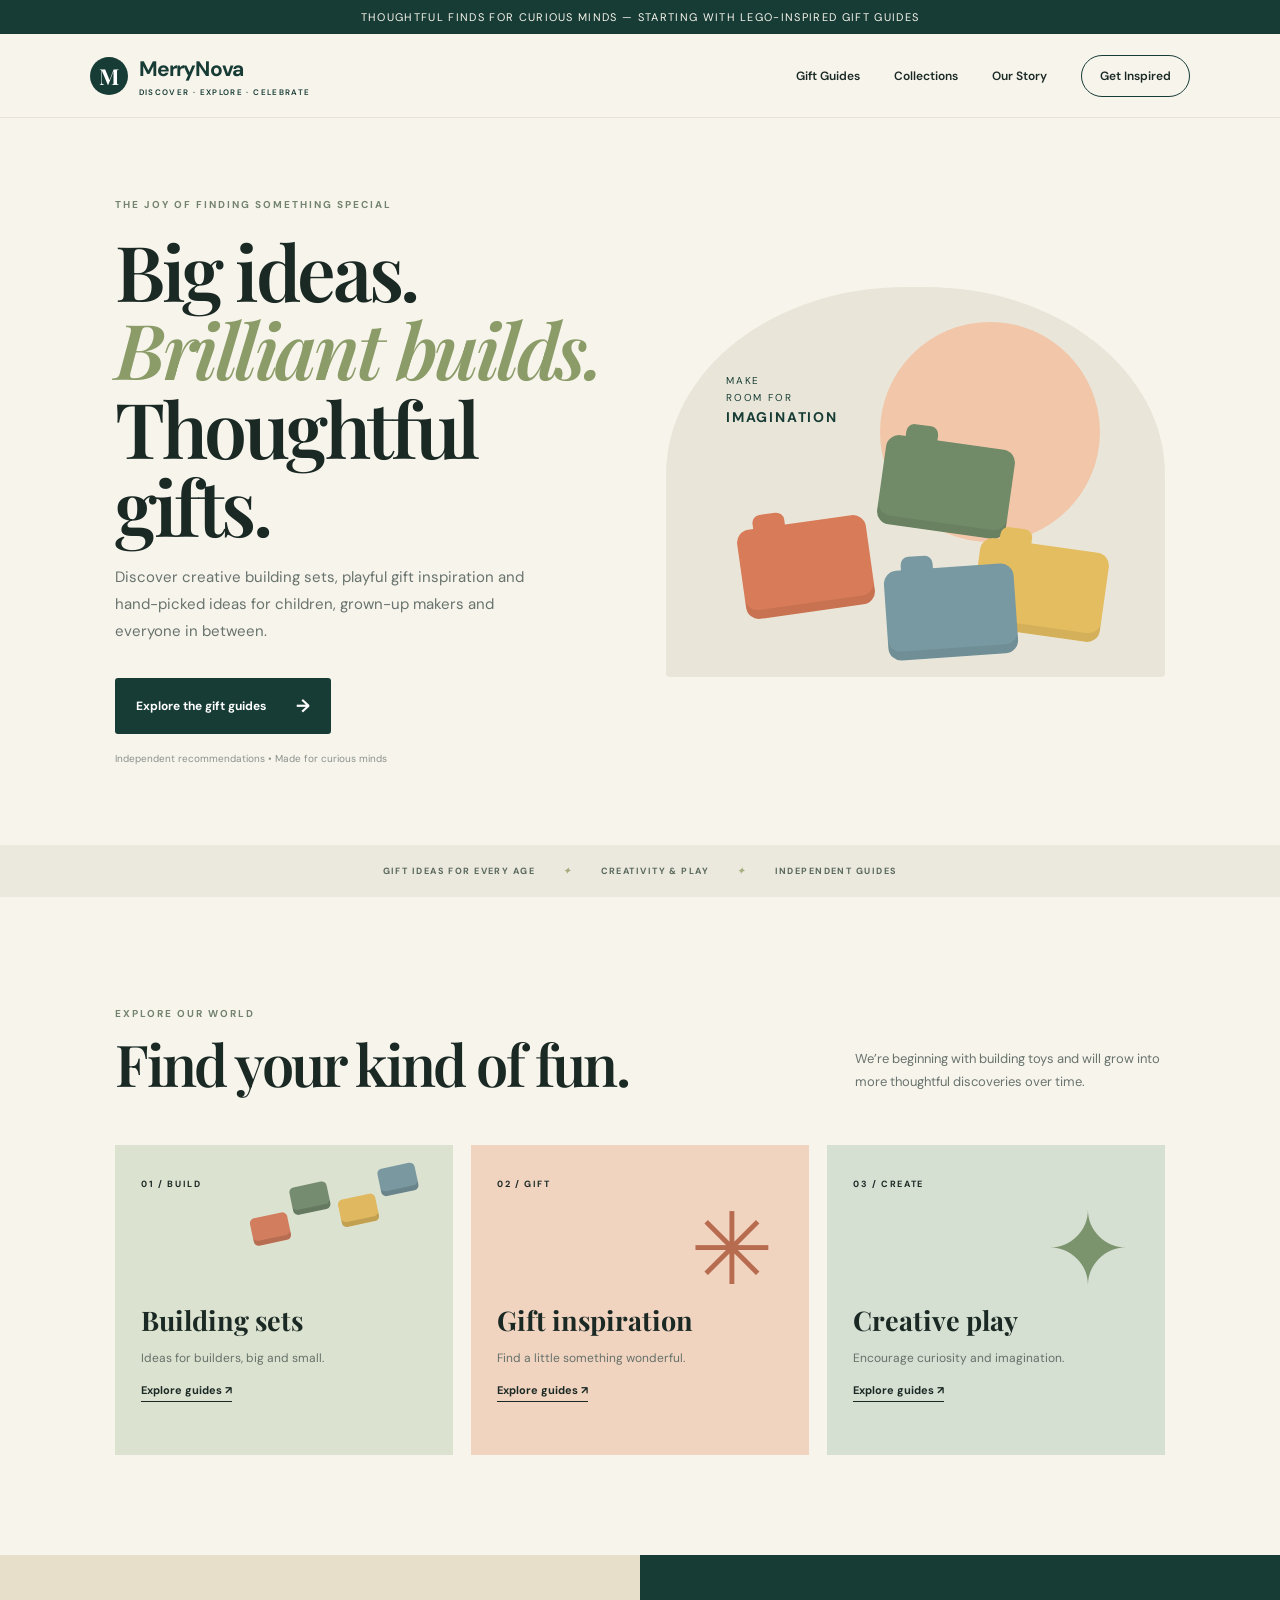
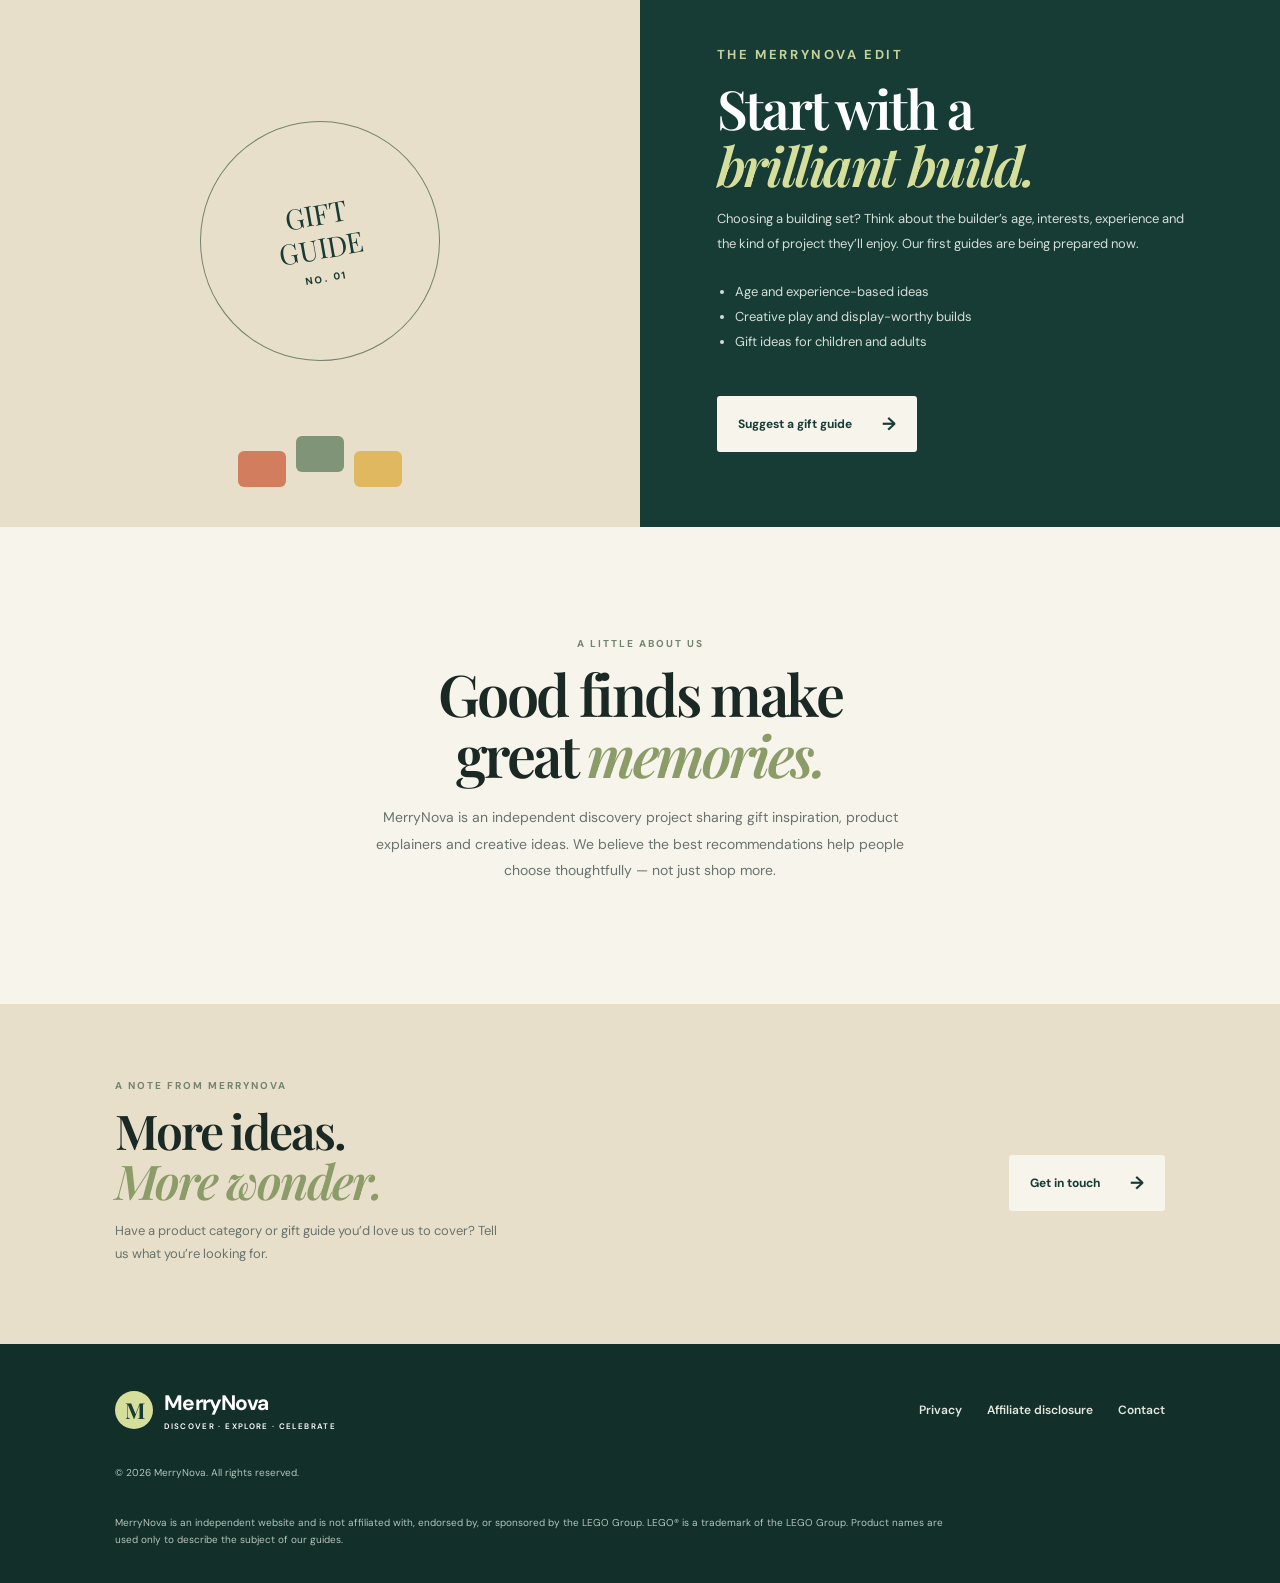
<file: index.html>
<!DOCTYPE html>
<html lang="en-GB">
<head>
  <meta charset="UTF-8">
  <meta name="viewport" content="width=device-width, initial-scale=1">
  <meta name="description" content="MerryNova helps you discover thoughtful LEGO gift ideas, creative building sets and inspiration for every age.">
  <meta name="theme-color" content="#173c35">
  <title>MerryNova | Discover. Explore. Celebrate.</title>
  <link rel="stylesheet" href="styles.css">
</head>
<body>
  <div class="announcement">Thoughtful finds for curious minds — starting with LEGO-inspired gift guides</div>
  <header class="site-header">
    <a class="brand" href="#home" aria-label="MerryNova home"><span class="brand-mark">M</span><span>MerryNova<small>DISCOVER · EXPLORE · CELEBRATE</small></span></a>
    <button class="menu-toggle" aria-label="Toggle navigation" aria-expanded="false">☰</button>
    <nav id="nav">
      <a href="#guides">Gift Guides</a><a href="#collections">Collections</a><a href="#about">Our Story</a><a class="nav-cta" href="#newsletter">Get Inspired</a>
    </nav>
  </header>

  <main id="home">
    <section class="hero">
      <div class="hero-copy">
        <p class="eyebrow">THE JOY OF FINDING SOMETHING SPECIAL</p>
        <h1>Big ideas.<br><em>Brilliant builds.</em><br>Thoughtful gifts.</h1>
        <p class="hero-text">Discover creative building sets, playful gift inspiration and hand-picked ideas for children, grown-up makers and everyone in between.</p>
        <a class="button" href="#guides">Explore the gift guides <span>→</span></a>
        <p class="fine">Independent recommendations • Made for curious minds</p>
      </div>
      <div class="hero-art" aria-label="Colourful abstract building blocks illustration">
        <div class="sun"></div><div class="block block-one"></div><div class="block block-two"></div><div class="block block-three"></div><div class="block block-four"></div>
        <div class="art-note">MAKE<br>ROOM FOR<br><b>IMAGINATION</b></div>
      </div>
    </section>

    <section class="trust-strip"><span>GIFT IDEAS FOR EVERY AGE</span><i>✦</i><span>CREATIVITY & PLAY</span><i>✦</i><span>INDEPENDENT GUIDES</span></section>

    <section class="section" id="collections">
      <div class="section-heading"><div><p class="eyebrow">EXPLORE OUR WORLD</p><h2>Find your kind of fun.</h2></div><p>We’re beginning with building toys and will grow into more thoughtful discoveries over time.</p></div>
      <div class="collection-grid">
        <a class="collection collection-dark" href="#guides"><span class="collection-number">01 / BUILD</span><div class="mini-bricks"><b></b><b></b><b></b><b></b></div><h3>Building sets</h3><p>Ideas for builders, big and small.</p><span class="text-link">Explore guides ↗</span></a>
        <a class="collection collection-peach" href="#guides"><span class="collection-number">02 / GIFT</span><div class="gift-shape">✳</div><h3>Gift inspiration</h3><p>Find a little something wonderful.</p><span class="text-link">Explore guides ↗</span></a>
        <a class="collection collection-green" href="#guides"><span class="collection-number">03 / CREATE</span><div class="spark-shape">✦</div><h3>Creative play</h3><p>Encourage curiosity and imagination.</p><span class="text-link">Explore guides ↗</span></a>
      </div>
    </section>

    <section class="feature" id="guides">
      <div class="feature-visual"><div class="feature-circle">GIFT<br>GUIDE<br><b>NO. 01</b></div><div class="feature-blocks"><span></span><span></span><span></span></div></div>
      <div class="feature-copy"><p class="eyebrow">THE MERRYNOVA EDIT</p><h2>Start with a<br><em>brilliant build.</em></h2><p>Choosing a building set? Think about the builder’s age, interests, experience and the kind of project they’ll enjoy. Our first guides are being prepared now.</p><ul><li>Age and experience-based ideas</li><li>Creative play and display-worthy builds</li><li>Gift ideas for children and adults</li></ul><a class="button button-light" href="mailto:hello@merrynova.example?subject=MerryNova%20gift%20guide">Suggest a gift guide <span>→</span></a></div>
    </section>

    <section class="section about" id="about"><p class="eyebrow">A LITTLE ABOUT US</p><h2>Good finds make<br>great <em>memories.</em></h2><p>MerryNova is an independent discovery project sharing gift inspiration, product explainers and creative ideas. We believe the best recommendations help people choose thoughtfully — not just shop more.</p></section>

    <section class="newsletter" id="newsletter"><div><p class="eyebrow">A NOTE FROM MERRYNOVA</p><h2>More ideas.<br><em>More wonder.</em></h2><p>Have a product category or gift guide you’d love us to cover? Tell us what you’re looking for.</p></div><a class="button button-light" href="mailto:hello@merrynova.example?subject=Hello%20MerryNova">Get in touch <span>→</span></a></section>
  </main>

  <footer>
    <a class="brand footer-brand" href="#home"><span class="brand-mark">M</span><span>MerryNova<small>DISCOVER · EXPLORE · CELEBRATE</small></span></a>
    <div class="footer-links"><a href="privacy.html">Privacy</a><a href="disclosure.html">Affiliate disclosure</a><a href="mailto:hello@merrynova.example">Contact</a></div>
    <p class="copyright">© <span id="year"></span> MerryNova. All rights reserved.</p>
    <p class="legal">MerryNova is an independent website and is not affiliated with, endorsed by, or sponsored by the LEGO Group. LEGO® is a trademark of the LEGO Group. Product names are used only to describe the subject of our guides.</p>
  </footer>
  <script src="script.js"></script>
</body>
</html>
</file>
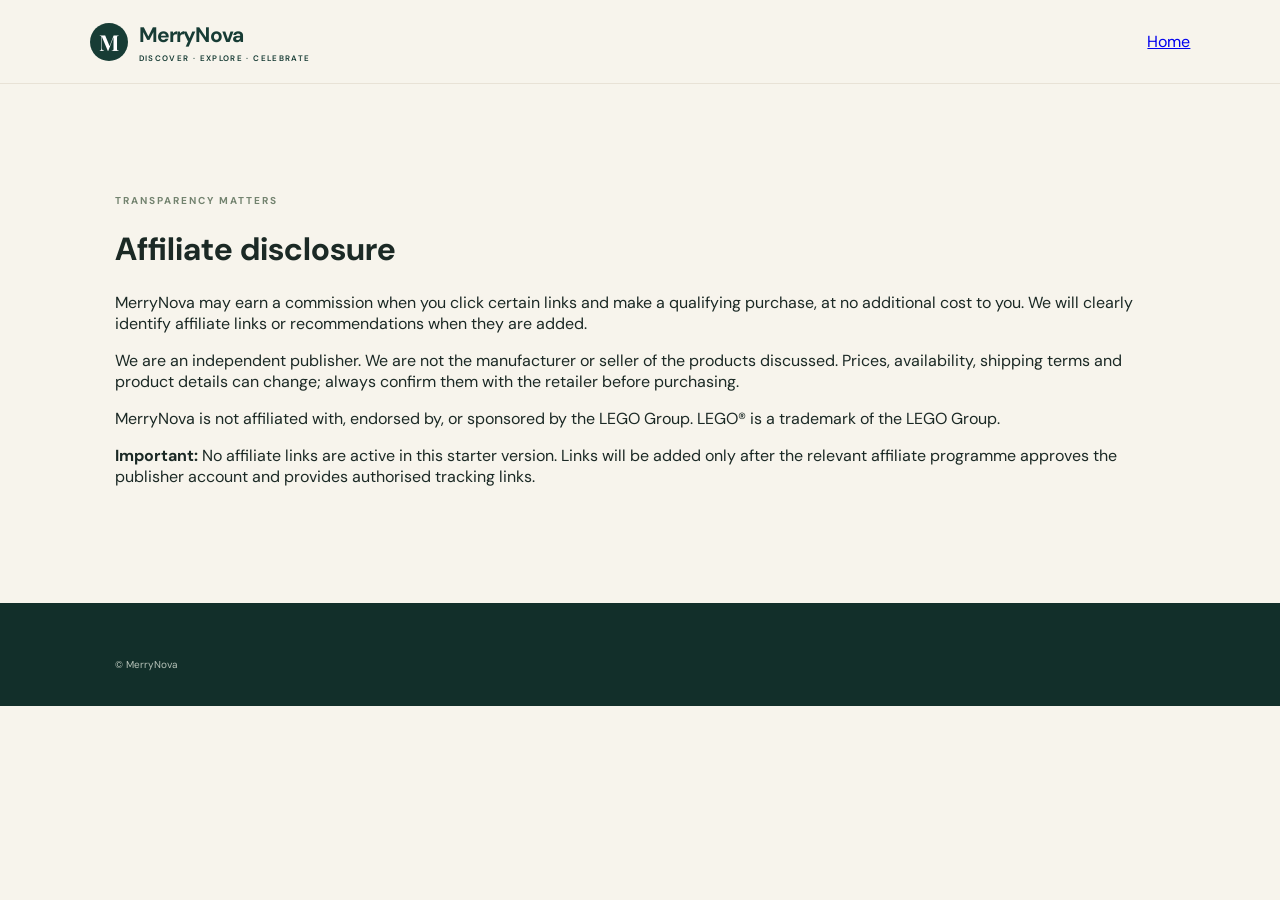
<file: disclosure.html>
<!doctype html><html lang="en-GB"><head><meta charset="utf-8"><meta name="viewport" content="width=device-width,initial-scale=1"><title>Affiliate Disclosure | MerryNova</title><link rel="stylesheet" href="styles.css"></head><body><header class="site-header"><a class="brand" href="index.html"><span class="brand-mark">M</span><span>MerryNova<small>DISCOVER · EXPLORE · CELEBRATE</small></span></a><a href="index.html">Home</a></header><main class="section"><p class="eyebrow">TRANSPARENCY MATTERS</p><h1>Affiliate disclosure</h1><p>MerryNova may earn a commission when you click certain links and make a qualifying purchase, at no additional cost to you. We will clearly identify affiliate links or recommendations when they are added.</p><p>We are an independent publisher. We are not the manufacturer or seller of the products discussed. Prices, availability, shipping terms and product details can change; always confirm them with the retailer before purchasing.</p><p>MerryNova is not affiliated with, endorsed by, or sponsored by the LEGO Group. LEGO® is a trademark of the LEGO Group.</p><p><strong>Important:</strong> No affiliate links are active in this starter version. Links will be added only after the relevant affiliate programme approves the publisher account and provides authorised tracking links.</p></main><footer><p class="copyright">© MerryNova</p></footer></body></html>
</file>
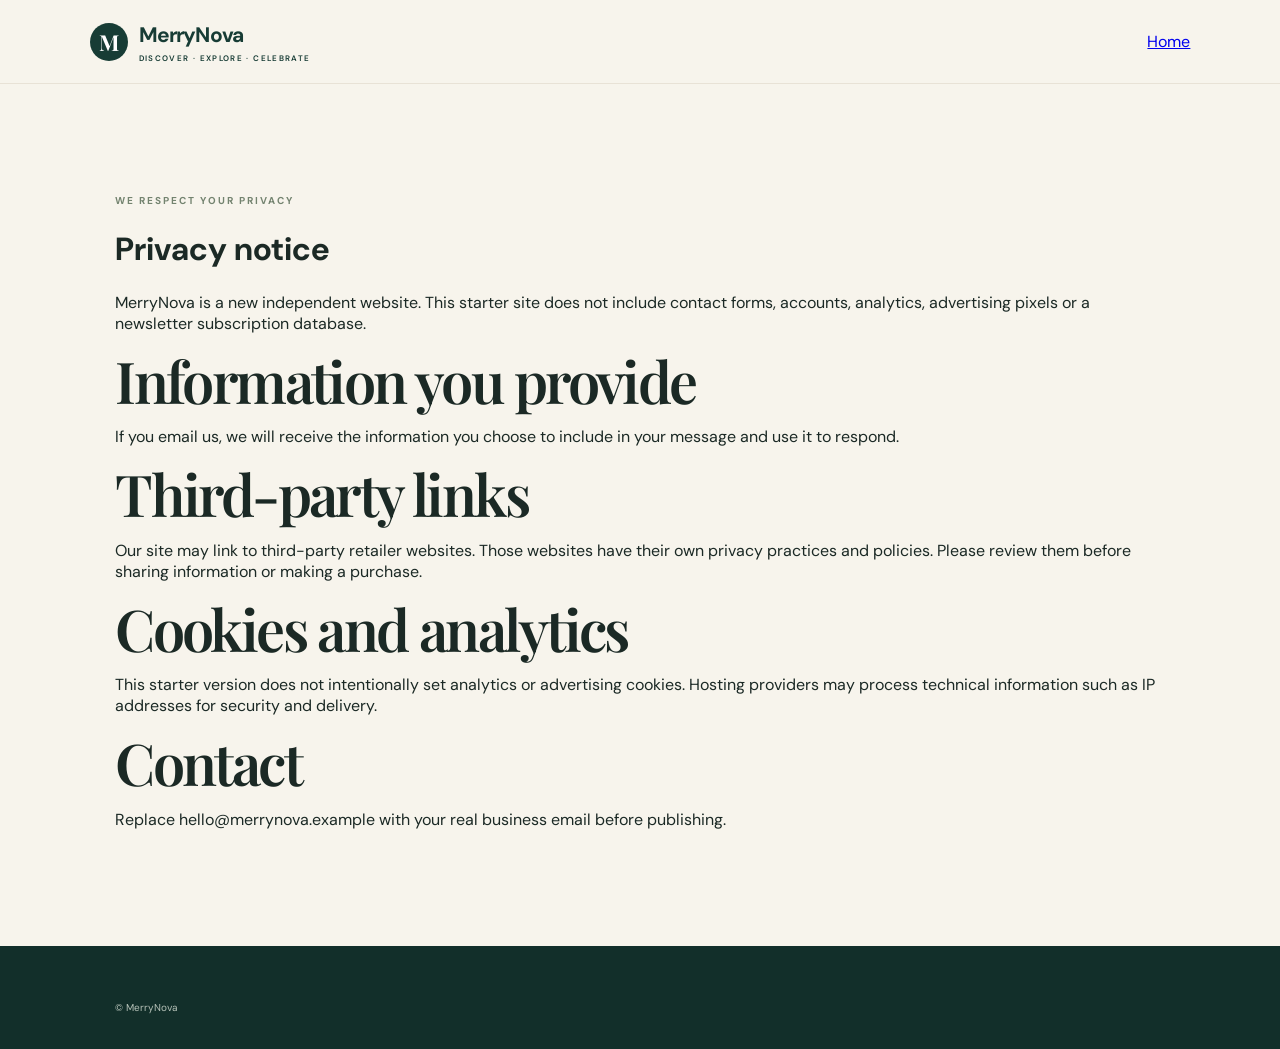
<file: privacy.html>
<!doctype html><html lang="en-GB"><head><meta charset="utf-8"><meta name="viewport" content="width=device-width,initial-scale=1"><title>Privacy | MerryNova</title><link rel="stylesheet" href="styles.css"></head><body><header class="site-header"><a class="brand" href="index.html"><span class="brand-mark">M</span><span>MerryNova<small>DISCOVER · EXPLORE · CELEBRATE</small></span></a><a href="index.html">Home</a></header><main class="section"><p class="eyebrow">WE RESPECT YOUR PRIVACY</p><h1>Privacy notice</h1><p>MerryNova is a new independent website. This starter site does not include contact forms, accounts, analytics, advertising pixels or a newsletter subscription database.</p><h2>Information you provide</h2><p>If you email us, we will receive the information you choose to include in your message and use it to respond.</p><h2>Third-party links</h2><p>Our site may link to third-party retailer websites. Those websites have their own privacy practices and policies. Please review them before sharing information or making a purchase.</p><h2>Cookies and analytics</h2><p>This starter version does not intentionally set analytics or advertising cookies. Hosting providers may process technical information such as IP addresses for security and delivery.</p><h2>Contact</h2><p>Replace hello@merrynova.example with your real business email before publishing.</p></main><footer><p class="copyright">© MerryNova</p></footer></body></html>
</file>
<file: styles.css>
@import url('https://fonts.googleapis.com/css2?family=DM+Sans:wght@400;500;600;700&family=Playfair+Display:ital,wght@0,600;0,700;1,600;1,700&display=swap');
:root{--forest:#173c35;--cream:#f7f4ec;--peach:#f2c6a9;--lime:#d5df9b;--ink:#1b2925;--muted:#68736d}
*{box-sizing:border-box}html{scroll-behavior:smooth}body{margin:0;background:var(--cream);color:var(--ink);font-family:'DM Sans',sans-serif}.announcement{background:var(--forest);color:#f8f5ec;text-align:center;padding:10px 16px;font-size:11px;letter-spacing:.12em;text-transform:uppercase}.site-header{height:84px;display:flex;align-items:center;justify-content:space-between;padding:0 7%;border-bottom:1px solid #e8e2d6}.brand{display:flex;align-items:center;gap:11px;text-decoration:none;color:var(--forest);font-weight:700;font-size:21px;letter-spacing:-.04em}.brand small{display:block;font-size:8px;letter-spacing:.17em;font-weight:600;margin-top:4px}.brand-mark{width:38px;height:38px;border-radius:50%;background:var(--forest);color:white;display:grid;place-items:center;font-family:'Playfair Display';font-size:22px}nav{display:flex;align-items:center;gap:34px}nav a,.footer-links a{color:var(--ink);text-decoration:none;font-size:12px;font-weight:600}.nav-cta{border:1px solid var(--forest);padding:12px 18px;border-radius:30px}.menu-toggle{display:none;background:none;border:0;font-size:24px}.hero{display:grid;grid-template-columns:1fr 1fr;min-height:580px;padding:70px 9%;align-items:center;gap:5%}.eyebrow{font-size:10px;letter-spacing:.2em;font-weight:700;color:#73836f}.hero h1,h2{font-family:'Playfair Display',serif;font-weight:600;letter-spacing:-.045em}.hero h1{font-size:clamp(48px,6vw,78px);line-height:1.02;margin:20px 0}.hero h1 em,h2 em{color:#8b9c68;font-weight:600}.hero-text{max-width:440px;color:var(--muted);line-height:1.8;font-size:15px}.button{display:inline-flex;gap:30px;align-items:center;background:var(--forest);color:white;text-decoration:none;padding:16px 21px;border-radius:3px;font-size:12px;font-weight:700;margin-top:18px}.button span{font-size:18px}.fine{font-size:10px;color:#8b928b;margin-top:18px}.hero-art{height:390px;background:#e9e6d9;position:relative;overflow:hidden;border-radius:48% 48% 4px 4px}.sun{position:absolute;width:220px;height:220px;border-radius:50%;background:var(--peach);right:13%;top:9%}.block{position:absolute;width:130px;height:90px;border-radius:13px;box-shadow:inset 0 -9px #00000012}.block:before{content:'';position:absolute;top:-13px;left:18px;width:32px;height:24px;border-radius:8px;background:inherit;box-shadow:46px 0 0 inherit}.block-one{background:#d77b58;bottom:65px;left:15%;transform:rotate(-8deg)}.block-two{background:#718a68;bottom:145px;left:43%;transform:rotate(8deg)}.block-three{background:#e5bd61;bottom:42px;right:12%;transform:rotate(8deg)}.block-four{background:#7899a1;bottom:20px;left:44%;transform:rotate(-4deg)}.art-note{position:absolute;top:22%;left:12%;font-size:10px;letter-spacing:.18em;line-height:1.7;color:var(--forest)}.art-note b{font-size:14px}.trust-strip{display:flex;justify-content:center;align-items:center;gap:28px;padding:20px;background:#ebe8dd;font-size:9px;letter-spacing:.16em;font-weight:700;color:#59685d}.trust-strip i{color:#a5ad7c}.section{padding:100px 9%}.section-heading{display:flex;justify-content:space-between;align-items:end;margin-bottom:38px}.section h2,.feature h2,.about h2,.newsletter h2{font-size:clamp(38px,4.5vw,58px);line-height:1.05;margin:13px 0}.section-heading>p{max-width:310px;color:var(--muted);font-size:13px;line-height:1.8}.collection-grid{display:grid;grid-template-columns:repeat(3,1fr);gap:18px}.collection{min-height:310px;padding:26px;text-decoration:none;color:var(--ink);position:relative;overflow:hidden}.collection-dark{background:#dce2d0}.collection-peach{background:#f1d4c0}.collection-green{background:#d5dfd2}.collection-number{font-size:9px;letter-spacing:.18em;font-weight:700}.collection h3{font-family:'Playfair Display';font-size:27px;margin:110px 0 5px}.collection p{font-size:12px;color:#65716a}.text-link{font-size:11px;font-weight:700;border-bottom:1px solid;padding-bottom:4px}.mini-bricks{position:absolute;top:56px;right:30px;display:flex;gap:7px;transform:rotate(-12deg)}.mini-bricks b{width:38px;height:28px;border-radius:5px;background:#d27e5e;box-shadow:inset 0 -5px #0002}.mini-bricks b:nth-child(2){background:#758c70;transform:translateY(-22px)}.mini-bricks b:nth-child(3){background:#e0b85f}.mini-bricks b:nth-child(4){background:#7998a0;transform:translateY(-22px)}.gift-shape,.spark-shape{position:absolute;right:35px;top:40px;font-size:100px;color:#b76c50}.spark-shape{color:#7c946d}.feature{display:grid;grid-template-columns:1fr 1fr;background:var(--forest);color:white}.feature-visual{min-height:440px;background:#e8dfca;display:grid;place-items:center;position:relative;overflow:hidden}.feature-circle{width:240px;height:240px;border:1px solid #73836f;border-radius:50%;display:grid;place-content:center;text-align:center;color:var(--forest);font-family:'Playfair Display';font-size:28px;line-height:1.2;transform:rotate(-10deg)}.feature-circle b{font-family:'DM Sans';font-size:10px;letter-spacing:.2em;margin-top:8px}.feature-blocks{position:absolute;bottom:40px;display:flex;gap:10px}.feature-blocks span{width:48px;height:36px;border-radius:6px;background:#d27e5e}.feature-blocks span:nth-child(2){background:#809477;transform:translateY(-15px)}.feature-blocks span:nth-child(3){background:#e0b85f}.feature-copy{padding:75px 12%}.feature-copy .eyebrow{color:#c5d19b}.feature-copy h2{font-size:54px}.feature-copy h2 em{color:#d5df9b}.feature-copy p,.feature-copy li{color:#d5ded6;font-size:13px;line-height:1.9}.feature-copy ul{padding-left:18px;margin:24px 0}.button-light{background:var(--cream);color:var(--forest)}.about{text-align:center;max-width:800px;margin:auto}.about>p:last-child{max-width:580px;margin:20px auto;color:var(--muted);font-size:14px;line-height:1.9}.newsletter{background:#e8dfca;padding:65px 9%;display:flex;align-items:center;justify-content:space-between}.newsletter h2{font-size:48px}.newsletter p:not(.eyebrow){font-size:13px;color:var(--muted);max-width:390px;line-height:1.8}footer{background:#122f2a;color:#f7f4ec;padding:45px 9% 25px;display:grid;grid-template-columns:1fr 1fr;gap:25px}.footer-brand{color:white}.footer-brand .brand-mark{background:#d5df9b;color:var(--forest)}.footer-links{display:flex;justify-content:flex-end;gap:25px;align-items:center}.footer-links a{color:#e3e8df}.copyright,.legal{grid-column:1/-1;color:#b7c3b9;font-size:10px}.legal{max-width:850px;line-height:1.7;margin-top:0}
@media(max-width:760px){.site-header{height:72px;padding:0 6%}.menu-toggle{display:block;color:var(--forest)}nav{display:none;position:absolute;top:72px;left:0;right:0;background:var(--cream);padding:22px 7%;z-index:5;flex-direction:column;align-items:flex-start;gap:20px;border-bottom:1px solid #ddd}nav.open{display:flex}.hero{grid-template-columns:1fr;padding:55px 7%;gap:35px}.hero-art{height:300px}.trust-strip{gap:10px;font-size:7px;flex-wrap:wrap}.section{padding:65px 7%}.section-heading{display:block}.collection-grid{grid-template-columns:1fr}.collection{min-height:260px}.collection h3{margin-top:90px}.feature{grid-template-columns:1fr}.feature-visual{min-height:300px}.feature-copy{padding:55px 8%}.feature-copy h2{font-size:45px}.newsletter{padding:55px 7%;display:block}.newsletter .button{margin-top:15px}footer{padding:38px 7%;grid-template-columns:1fr}.footer-links{justify-content:flex-start;flex-wrap:wrap}.copyright,.legal{grid-column:1}.brand{font-size:19px}}
</file>
